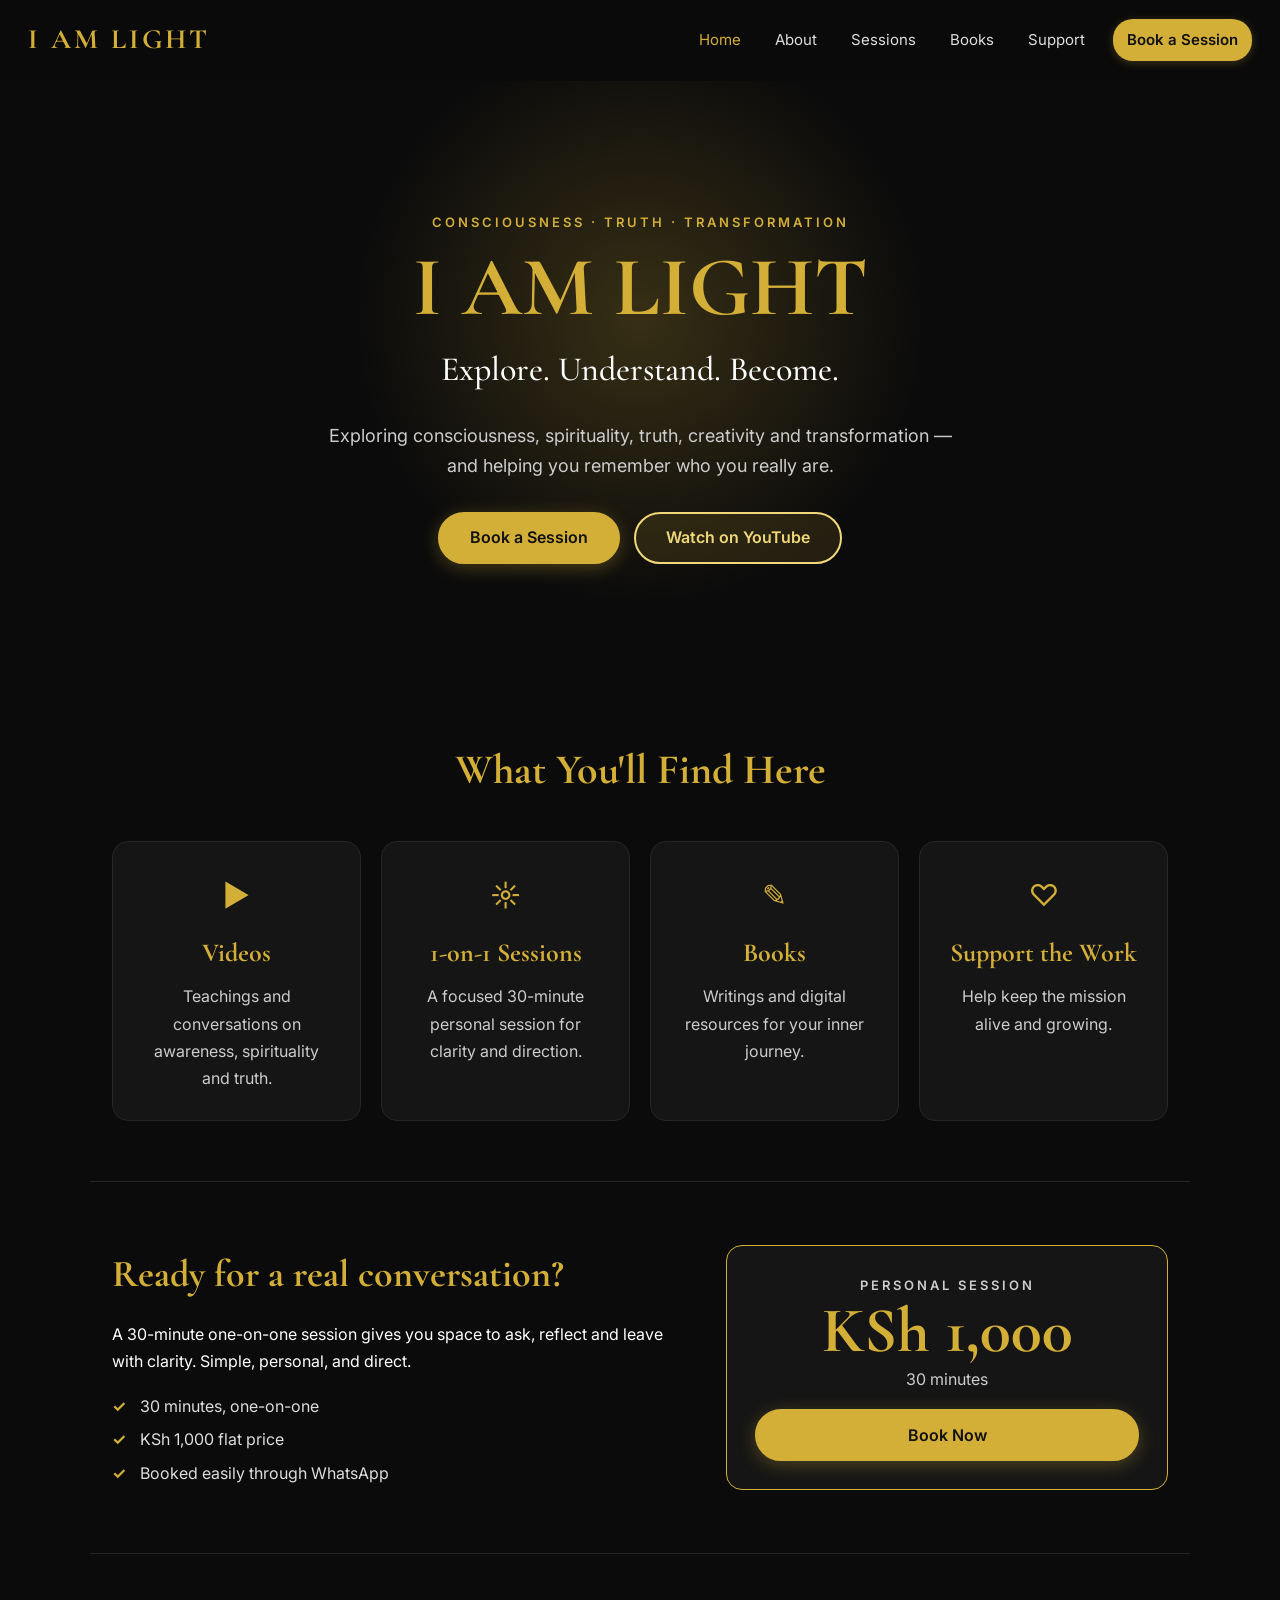
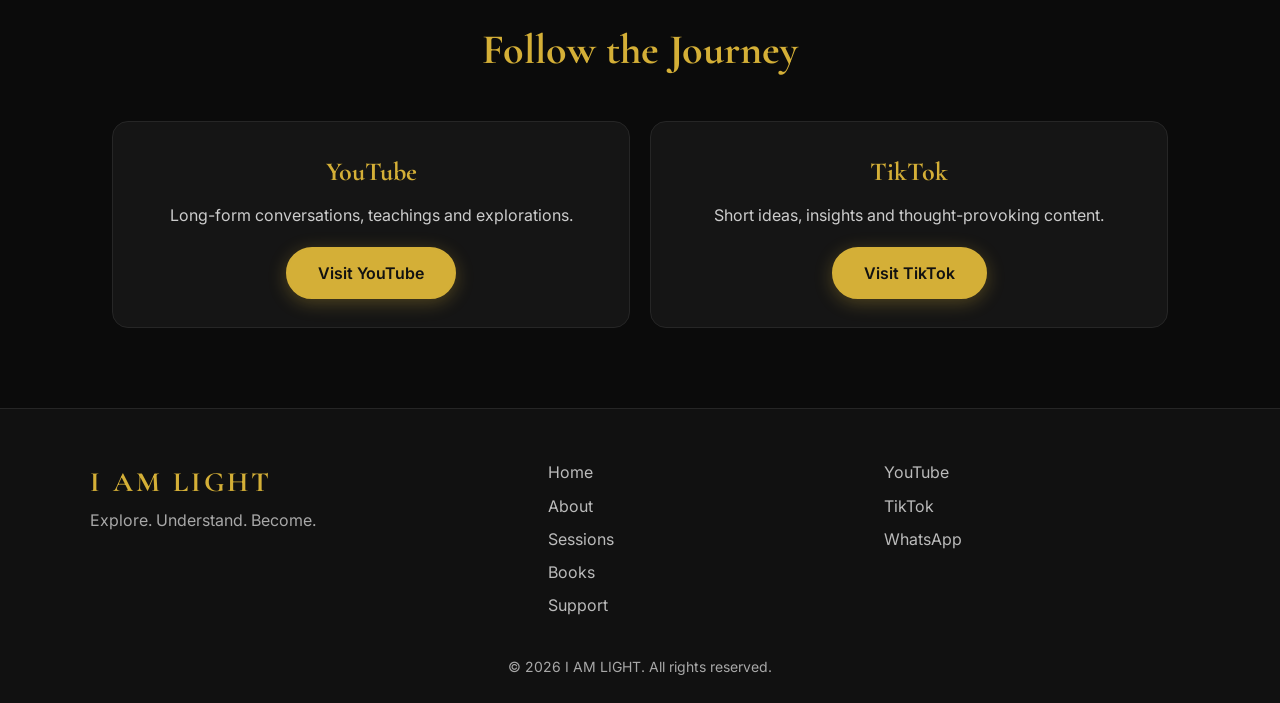
<file: index.html>
<!DOCTYPE html>
<html lang="en">
<head>
<meta charset="UTF-8">
<meta name="viewport" content="width=device-width, initial-scale=1">
<title>I AM LIGHT | Explore. Understand. Become.</title>
<meta name="description" content="Exploring consciousness, spirituality, truth, creativity and transformation.">
<meta name="theme-color" content="#0b0b0b">
<meta property="og:title" content="I AM LIGHT | Explore. Understand. Become.">
<meta property="og:description" content="Exploring consciousness, spirituality, truth, creativity and transformation.">
<meta property="og:type" content="website">
<link rel="icon" href="data:image/svg+xml,%3Csvg xmlns='http://www.w3.org/2000/svg' viewBox='0 0 64 64'%3E%3Ccircle cx='32' cy='32' r='30' fill='%230b0b0b'/%3E%3Ccircle cx='32' cy='32' r='12' fill='%23d4af37'/%3E%3C/svg%3E">
<link rel="preconnect" href="https://fonts.googleapis.com">
<link rel="preconnect" href="https://fonts.gstatic.com" crossorigin>
<link href="https://fonts.googleapis.com/css2?family=Cormorant+Garamond:wght@500;600;700&family=Inter:wght@400;500;600&display=swap" rel="stylesheet">
<link rel="stylesheet" href="style.css">
</head>
<body>
<a class="skip" href="#main">Skip to content</a>
<header class="navbar" id="navbar">
  <a class="logo" href="index.html">I AM LIGHT</a>
  <button class="menu-btn" id="menuBtn" aria-label="Toggle menu" aria-expanded="false" aria-controls="navLinks"><span></span><span></span><span></span></button>
  <nav class="nav-links" id="navLinks"><a href="index.html" class="active">Home</a><a href="about.html">About</a><a href="sessions.html">Sessions</a><a href="books.html">Books</a><a href="support.html">Support</a><a class="nav-cta" href="sessions.html#book">Book a Session</a></nav>
</header>
<main id="main">

<section class="hero hero-main">
  <div class="glow"></div>
  <p class="eyebrow reveal">Consciousness &middot; Truth &middot; Transformation</p>
  <h1 class="reveal">I AM LIGHT</h1>
  <h2 class="reveal">Explore. Understand. Become.</h2>
  <p class="lead reveal">Exploring consciousness, spirituality, truth, creativity and transformation &mdash; and helping you remember who you really are.</p>
  <div class="hero-buttons reveal">
    <a class="primary" href="sessions.html#book">Book a Session</a>
    <a class="secondary" href="https://youtube.com/@iamlightofficial" target="_blank" rel="noopener">Watch on YouTube</a>
  </div>
</section>

<section class="wrap">
  <h2 class="section-title reveal">What You'll Find Here</h2>
  <div class="grid">
    <a class="card tile reveal" href="https://youtube.com/@iamlightofficial" target="_blank" rel="noopener"><div class="icon">&#9654;</div><h3>Videos</h3><p>Teachings and conversations on awareness, spirituality and truth.</p></a>
    <a class="card tile reveal" href="sessions.html"><div class="icon">&#9788;</div><h3>1-on-1 Sessions</h3><p>A focused 30-minute personal session for clarity and direction.</p></a>
    <a class="card tile reveal" href="books.html"><div class="icon">&#9998;</div><h3>Books</h3><p>Writings and digital resources for your inner journey.</p></a>
    <a class="card tile reveal" href="support.html"><div class="icon">&#9825;</div><h3>Support the Work</h3><p>Help keep the mission alive and growing.</p></a>
  </div>
</section>

<section class="wrap band">
  <div class="split">
    <div class="reveal">
      <h2 class="left">Ready for a real conversation?</h2>
      <p>A 30-minute one-on-one session gives you space to ask, reflect and leave with clarity. Simple, personal, and direct.</p>
      <ul class="ticks"><li>30 minutes, one-on-one</li><li>KSh 1,000 flat price</li><li>Booked easily through WhatsApp</li></ul>
    </div>
    <div class="card price-card reveal">
      <p class="eyebrow">Personal Session</p>
      <div class="price">KSh 1,000</div>
      <p class="muted">30 minutes</p>
      <a class="primary block" href="sessions.html#book">Book Now</a>
    </div>
  </div>
</section>

<section class="wrap">
  <h2 class="section-title reveal">Follow the Journey</h2>
  <div class="grid">
    <div class="card reveal"><h3>YouTube</h3><p>Long-form conversations, teachings and explorations.</p><a class="primary" href="https://youtube.com/@iamlightofficial" target="_blank" rel="noopener">Visit YouTube</a></div>
    <div class="card reveal"><h3>TikTok</h3><p>Short ideas, insights and thought-provoking content.</p><a class="primary" href="https://www.tiktok.com/@iamlightofficial?_r=1&amp;_t=ZS-9AqM81KRkrm" target="_blank" rel="noopener">Visit TikTok</a></div>
  </div>
</section>

</main>
<footer>
  <div class="footer-grid">
    <div><div class="logo">I AM LIGHT</div><p>Explore. Understand. Become.</p></div>
    <div class="footer-links"><a href="index.html" class="active">Home</a><a href="about.html">About</a><a href="sessions.html">Sessions</a><a href="books.html">Books</a><a href="support.html">Support</a></div>
    <div class="footer-links">
      <a href="https://youtube.com/@iamlightofficial" target="_blank" rel="noopener">YouTube</a>
      <a href="https://www.tiktok.com/@iamlightofficial?_r=1&amp;_t=ZS-9AqM81KRkrm" target="_blank" rel="noopener">TikTok</a>
      <a href="https://wa.me/254745130626" target="_blank" rel="noopener">WhatsApp</a>
    </div>
  </div>
  <p class="copy">&copy; <span id="year">2026</span> I AM LIGHT. All rights reserved.</p>
</footer>
<button class="to-top" id="toTop" aria-label="Back to top">&uarr;</button>
<script src="script.js"></script>
</body>
</html>
</file>
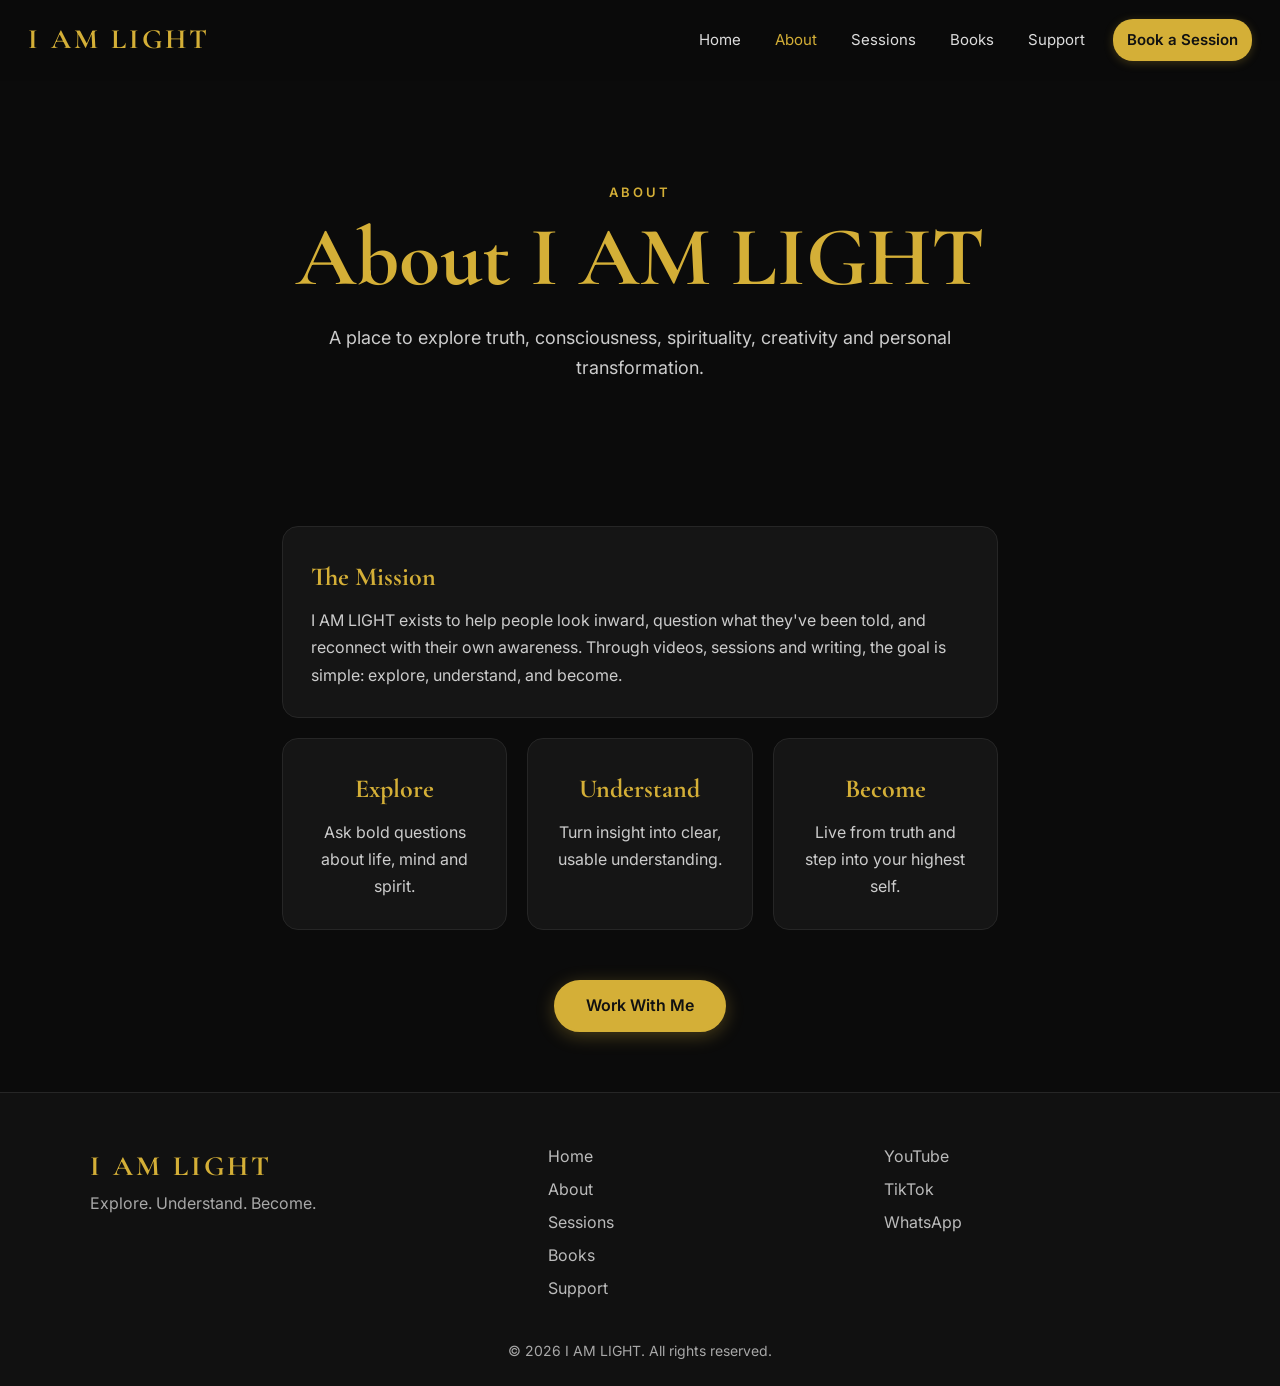
<file: about.html>
<!DOCTYPE html>
<html lang="en">
<head>
<meta charset="UTF-8">
<meta name="viewport" content="width=device-width, initial-scale=1">
<title>About | I AM LIGHT</title>
<meta name="description" content="A place to explore truth, consciousness, spirituality, creativity and personal transformation.">
<meta name="theme-color" content="#0b0b0b">
<meta property="og:title" content="About | I AM LIGHT">
<meta property="og:description" content="A place to explore truth, consciousness, spirituality, creativity and personal transformation.">
<meta property="og:type" content="website">
<link rel="icon" href="data:image/svg+xml,%3Csvg xmlns='http://www.w3.org/2000/svg' viewBox='0 0 64 64'%3E%3Ccircle cx='32' cy='32' r='30' fill='%230b0b0b'/%3E%3Ccircle cx='32' cy='32' r='12' fill='%23d4af37'/%3E%3C/svg%3E">
<link rel="preconnect" href="https://fonts.googleapis.com">
<link rel="preconnect" href="https://fonts.gstatic.com" crossorigin>
<link href="https://fonts.googleapis.com/css2?family=Cormorant+Garamond:wght@500;600;700&family=Inter:wght@400;500;600&display=swap" rel="stylesheet">
<link rel="stylesheet" href="style.css">
</head>
<body>
<a class="skip" href="#main">Skip to content</a>
<header class="navbar" id="navbar">
  <a class="logo" href="index.html">I AM LIGHT</a>
  <button class="menu-btn" id="menuBtn" aria-label="Toggle menu" aria-expanded="false" aria-controls="navLinks"><span></span><span></span><span></span></button>
  <nav class="nav-links" id="navLinks"><a href="index.html">Home</a><a href="about.html" class="active">About</a><a href="sessions.html">Sessions</a><a href="books.html">Books</a><a href="support.html">Support</a><a class="nav-cta" href="sessions.html#book">Book a Session</a></nav>
</header>
<main id="main">

<section class="hero">
  <p class="eyebrow reveal">About</p>
  <h1 class="reveal">About I AM LIGHT</h1>
  <p class="lead reveal">A place to explore truth, consciousness, spirituality, creativity and personal transformation.</p>
</section>
<section class="wrap narrow">
  <div class="card left-text reveal"><h3>The Mission</h3><p>I AM LIGHT exists to help people look inward, question what they've been told, and reconnect with their own awareness. Through videos, sessions and writing, the goal is simple: explore, understand, and become.</p></div>
  <div class="grid three">
    <div class="card reveal"><h3>Explore</h3><p>Ask bold questions about life, mind and spirit.</p></div>
    <div class="card reveal"><h3>Understand</h3><p>Turn insight into clear, usable understanding.</p></div>
    <div class="card reveal"><h3>Become</h3><p>Live from truth and step into your highest self.</p></div>
  </div>
  <div class="center reveal"><a class="primary" href="sessions.html#book">Work With Me</a></div>
</section>

</main>
<footer>
  <div class="footer-grid">
    <div><div class="logo">I AM LIGHT</div><p>Explore. Understand. Become.</p></div>
    <div class="footer-links"><a href="index.html">Home</a><a href="about.html" class="active">About</a><a href="sessions.html">Sessions</a><a href="books.html">Books</a><a href="support.html">Support</a></div>
    <div class="footer-links">
      <a href="https://youtube.com/@iamlightofficial" target="_blank" rel="noopener">YouTube</a>
      <a href="https://www.tiktok.com/@iamlightofficial?_r=1&amp;_t=ZS-9AqM81KRkrm" target="_blank" rel="noopener">TikTok</a>
      <a href="https://wa.me/254745130626" target="_blank" rel="noopener">WhatsApp</a>
    </div>
  </div>
  <p class="copy">&copy; <span id="year">2026</span> I AM LIGHT. All rights reserved.</p>
</footer>
<button class="to-top" id="toTop" aria-label="Back to top">&uarr;</button>
<script src="script.js"></script>
</body>
</html>
</file>
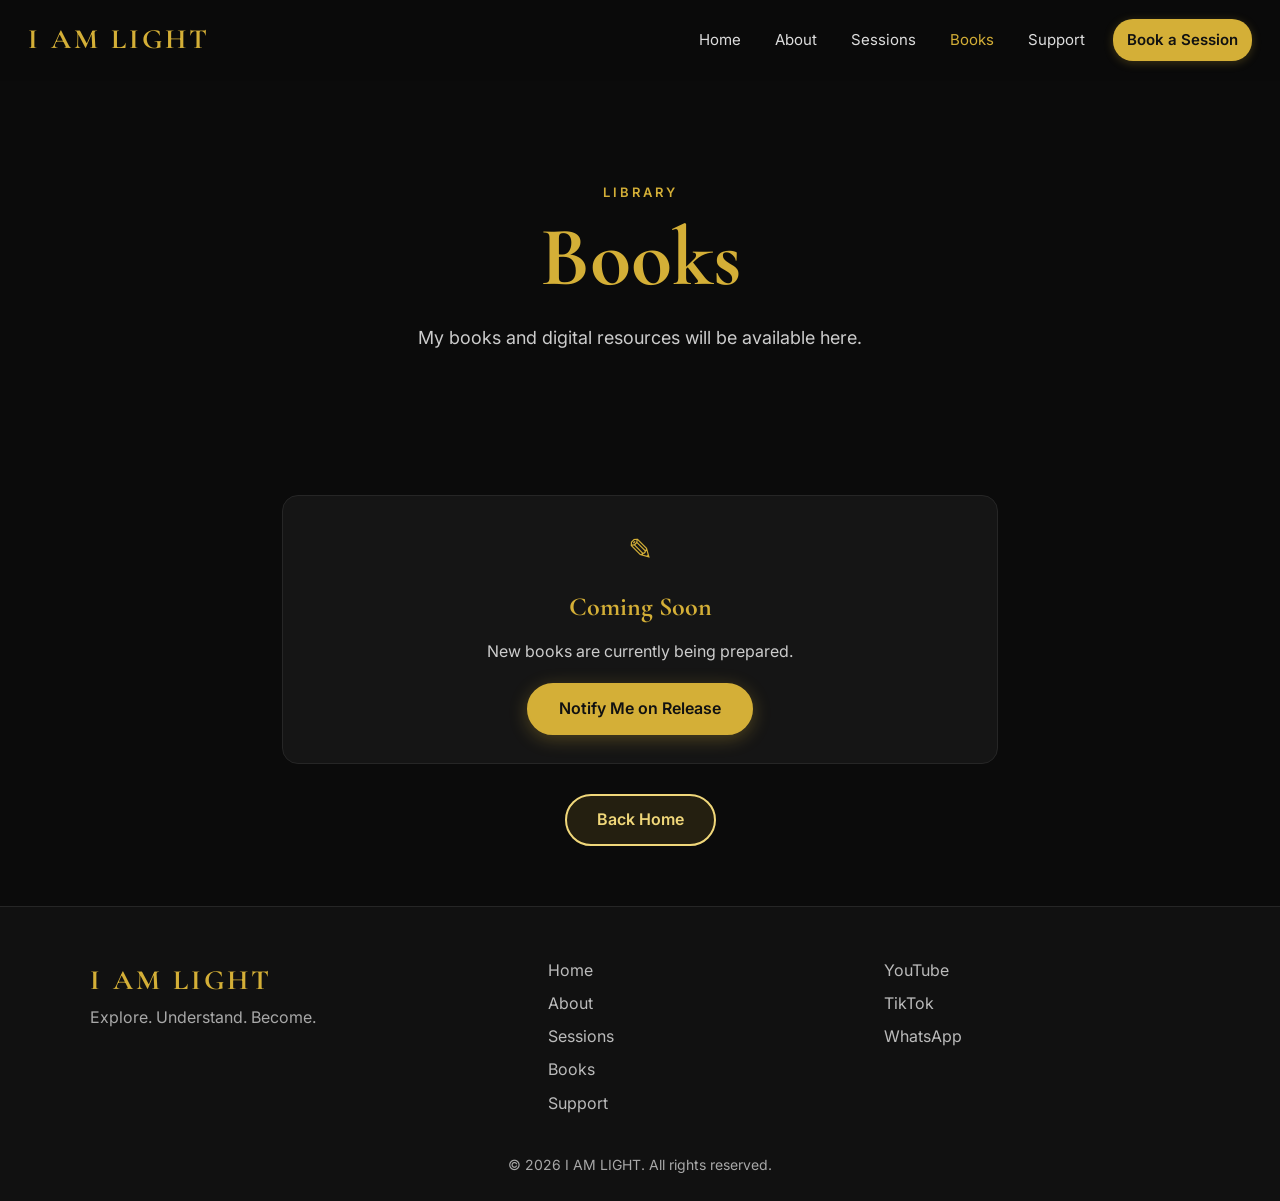
<file: books.html>
<!DOCTYPE html>
<html lang="en">
<head>
<meta charset="UTF-8">
<meta name="viewport" content="width=device-width, initial-scale=1">
<title>Books | I AM LIGHT</title>
<meta name="description" content="Books and digital resources from I AM LIGHT, coming soon.">
<meta name="theme-color" content="#0b0b0b">
<meta property="og:title" content="Books | I AM LIGHT">
<meta property="og:description" content="Books and digital resources from I AM LIGHT, coming soon.">
<meta property="og:type" content="website">
<link rel="icon" href="data:image/svg+xml,%3Csvg xmlns='http://www.w3.org/2000/svg' viewBox='0 0 64 64'%3E%3Ccircle cx='32' cy='32' r='30' fill='%230b0b0b'/%3E%3Ccircle cx='32' cy='32' r='12' fill='%23d4af37'/%3E%3C/svg%3E">
<link rel="preconnect" href="https://fonts.googleapis.com">
<link rel="preconnect" href="https://fonts.gstatic.com" crossorigin>
<link href="https://fonts.googleapis.com/css2?family=Cormorant+Garamond:wght@500;600;700&family=Inter:wght@400;500;600&display=swap" rel="stylesheet">
<link rel="stylesheet" href="style.css">
</head>
<body>
<a class="skip" href="#main">Skip to content</a>
<header class="navbar" id="navbar">
  <a class="logo" href="index.html">I AM LIGHT</a>
  <button class="menu-btn" id="menuBtn" aria-label="Toggle menu" aria-expanded="false" aria-controls="navLinks"><span></span><span></span><span></span></button>
  <nav class="nav-links" id="navLinks"><a href="index.html">Home</a><a href="about.html">About</a><a href="sessions.html">Sessions</a><a href="books.html" class="active">Books</a><a href="support.html">Support</a><a class="nav-cta" href="sessions.html#book">Book a Session</a></nav>
</header>
<main id="main">

<section class="hero">
  <p class="eyebrow reveal">Library</p>
  <h1 class="reveal">Books</h1>
  <p class="lead reveal">My books and digital resources will be available here.</p>
</section>
<section class="wrap narrow">
  <div class="card reveal"><div class="icon">&#9998;</div><h3>Coming Soon</h3><p>New books are currently being prepared.</p>
  <a class="primary" href="https://wa.me/254745130626?text=Hello%2C%20please%20notify%20me%20when%20your%20books%20are%20released." target="_blank" rel="noopener">Notify Me on Release</a></div>
  <div class="center reveal"><a class="secondary" href="index.html">Back Home</a></div>
</section>

</main>
<footer>
  <div class="footer-grid">
    <div><div class="logo">I AM LIGHT</div><p>Explore. Understand. Become.</p></div>
    <div class="footer-links"><a href="index.html">Home</a><a href="about.html">About</a><a href="sessions.html">Sessions</a><a href="books.html" class="active">Books</a><a href="support.html">Support</a></div>
    <div class="footer-links">
      <a href="https://youtube.com/@iamlightofficial" target="_blank" rel="noopener">YouTube</a>
      <a href="https://www.tiktok.com/@iamlightofficial?_r=1&amp;_t=ZS-9AqM81KRkrm" target="_blank" rel="noopener">TikTok</a>
      <a href="https://wa.me/254745130626" target="_blank" rel="noopener">WhatsApp</a>
    </div>
  </div>
  <p class="copy">&copy; <span id="year">2026</span> I AM LIGHT. All rights reserved.</p>
</footer>
<button class="to-top" id="toTop" aria-label="Back to top">&uarr;</button>
<script src="script.js"></script>
</body>
</html>
</file>
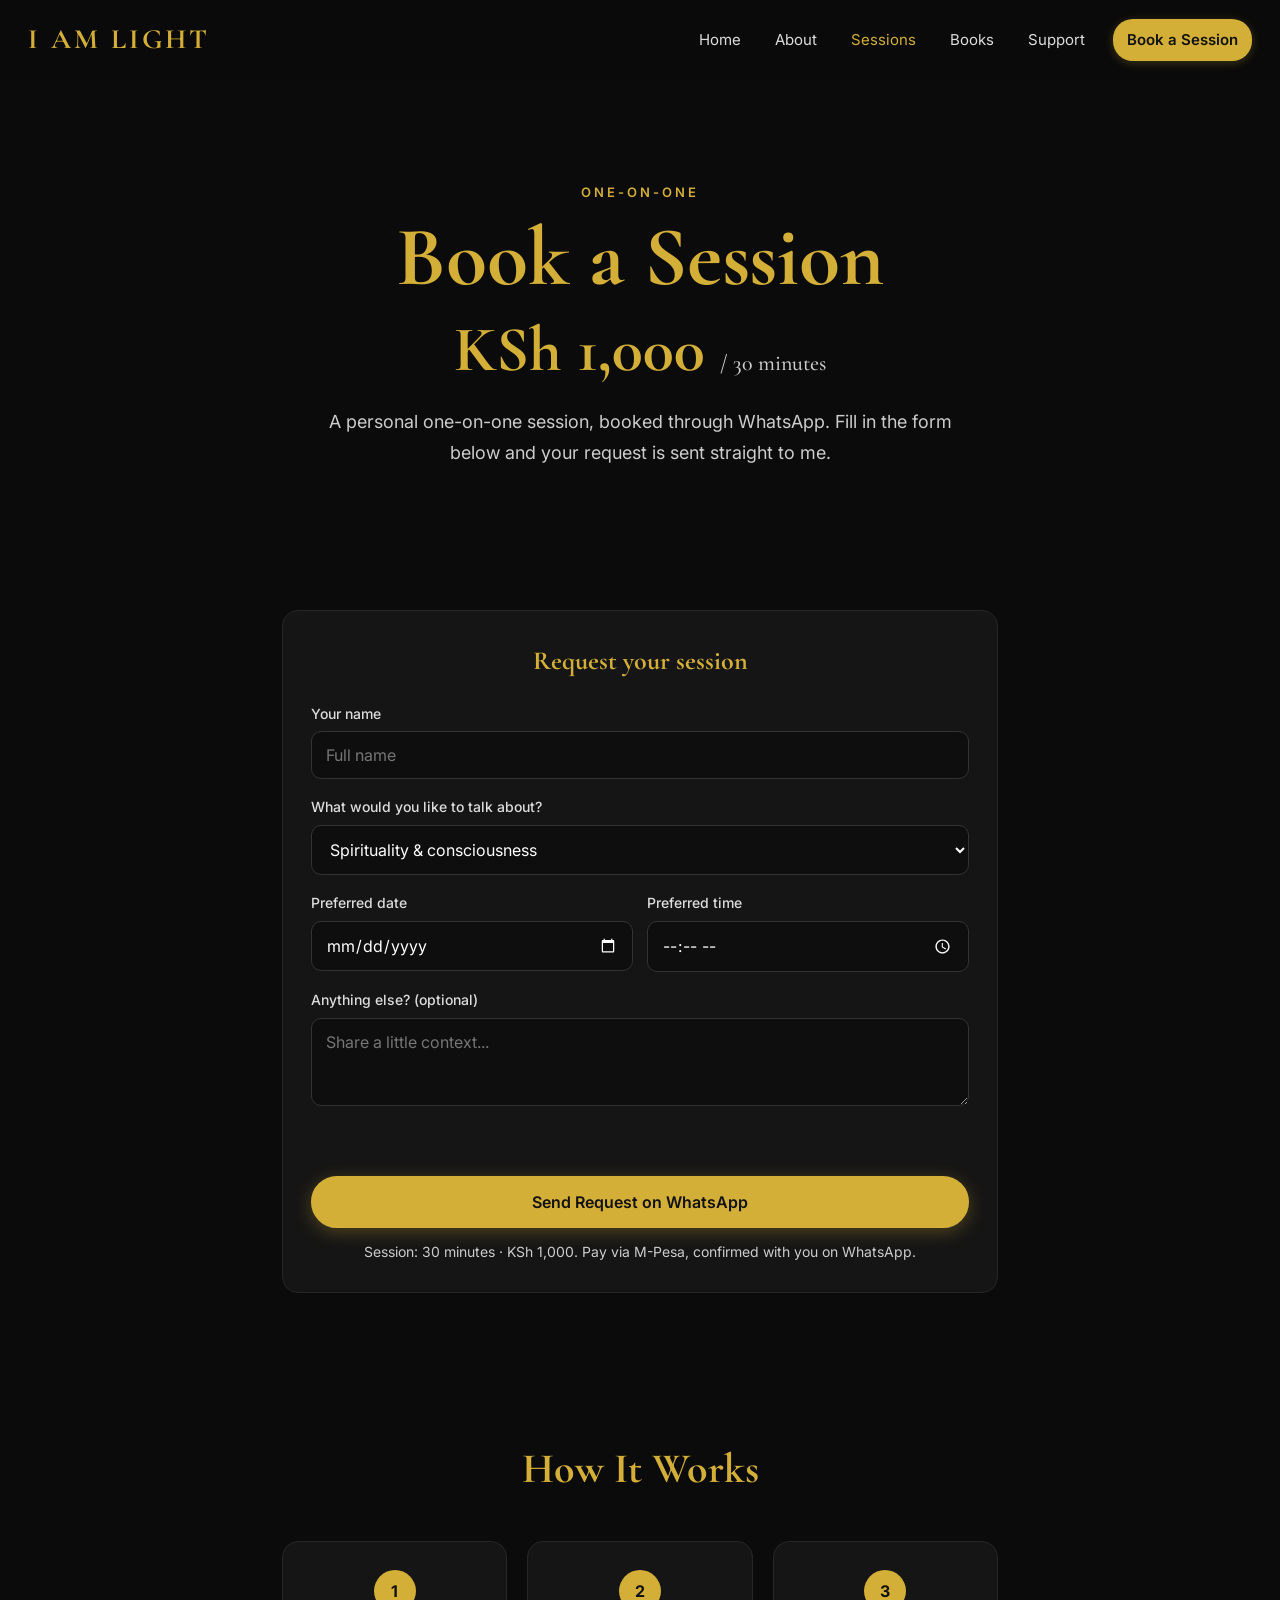
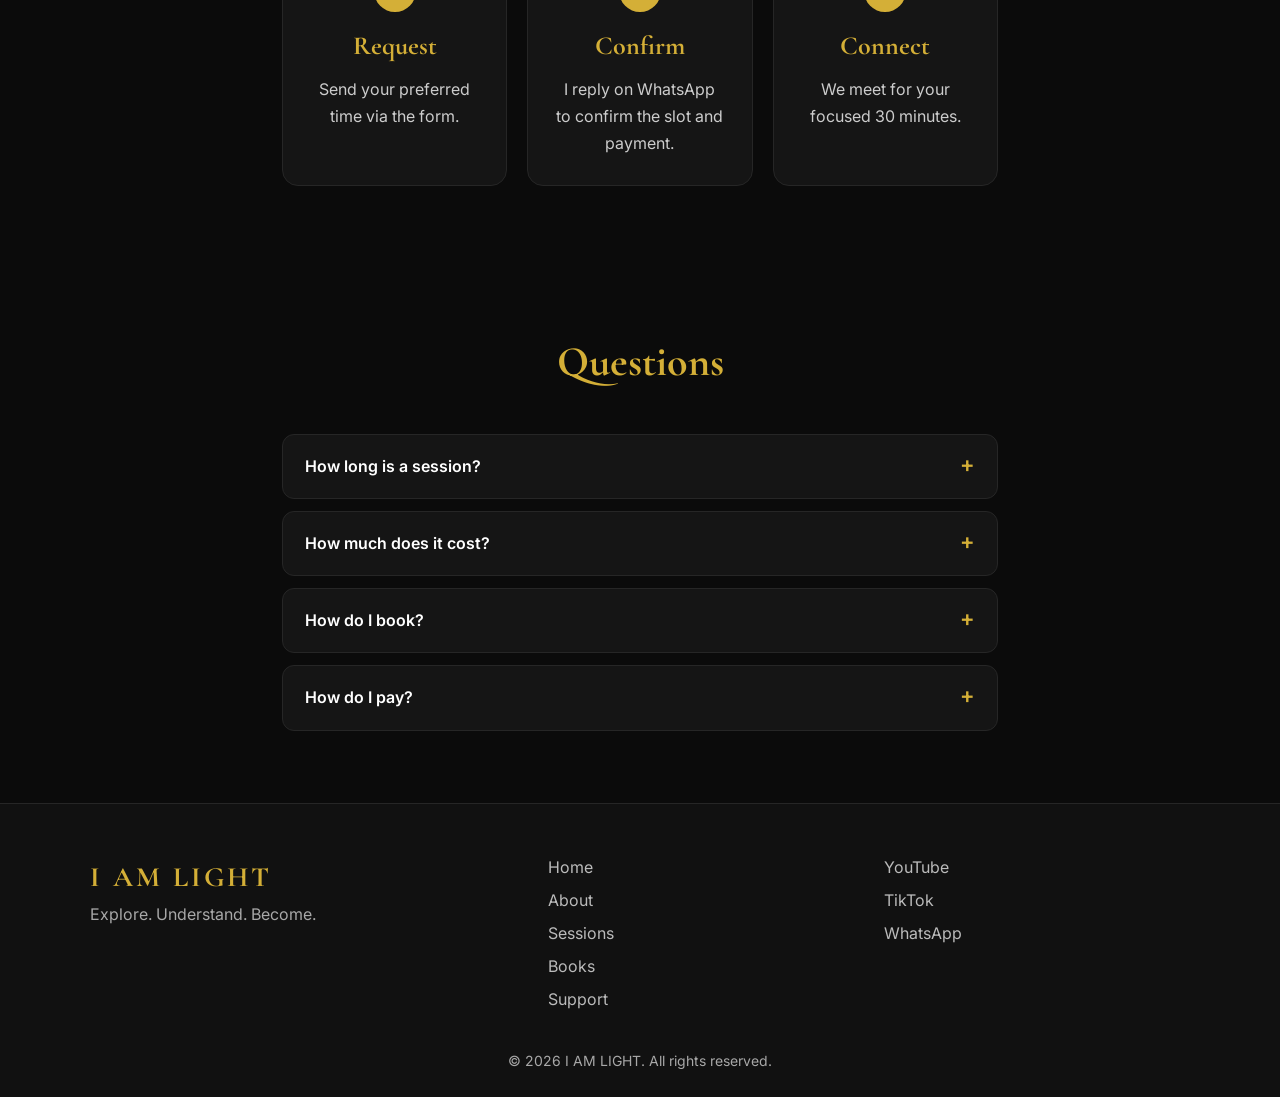
<file: sessions.html>
<!DOCTYPE html>
<html lang="en">
<head>
<meta charset="UTF-8">
<meta name="viewport" content="width=device-width, initial-scale=1">
<title>Book a Session | I AM LIGHT</title>
<meta name="description" content="Book a 30-minute one-on-one session for KSh 1,000 via WhatsApp.">
<meta name="theme-color" content="#0b0b0b">
<meta property="og:title" content="Book a Session | I AM LIGHT">
<meta property="og:description" content="Book a 30-minute one-on-one session for KSh 1,000 via WhatsApp.">
<meta property="og:type" content="website">
<link rel="icon" href="data:image/svg+xml,%3Csvg xmlns='http://www.w3.org/2000/svg' viewBox='0 0 64 64'%3E%3Ccircle cx='32' cy='32' r='30' fill='%230b0b0b'/%3E%3Ccircle cx='32' cy='32' r='12' fill='%23d4af37'/%3E%3C/svg%3E">
<link rel="preconnect" href="https://fonts.googleapis.com">
<link rel="preconnect" href="https://fonts.gstatic.com" crossorigin>
<link href="https://fonts.googleapis.com/css2?family=Cormorant+Garamond:wght@500;600;700&family=Inter:wght@400;500;600&display=swap" rel="stylesheet">
<link rel="stylesheet" href="style.css">
</head>
<body>
<a class="skip" href="#main">Skip to content</a>
<header class="navbar" id="navbar">
  <a class="logo" href="index.html">I AM LIGHT</a>
  <button class="menu-btn" id="menuBtn" aria-label="Toggle menu" aria-expanded="false" aria-controls="navLinks"><span></span><span></span><span></span></button>
  <nav class="nav-links" id="navLinks"><a href="index.html">Home</a><a href="about.html">About</a><a href="sessions.html" class="active">Sessions</a><a href="books.html">Books</a><a href="support.html">Support</a><a class="nav-cta" href="sessions.html#book">Book a Session</a></nav>
</header>
<main id="main">

<section class="hero">
  <p class="eyebrow reveal">One-on-One</p>
  <h1 class="reveal">Book a Session</h1>
  <div class="price reveal">KSh 1,000 <span>/ 30 minutes</span></div>
  <p class="lead reveal">A personal one-on-one session, booked through WhatsApp. Fill in the form below and your request is sent straight to me.</p>
</section>

<section class="wrap narrow" id="book">
  <div class="card form-card reveal">
    <h3>Request your session</h3>
    <form id="bookForm" novalidate>
      <label>Your name<input type="text" id="bName" placeholder="Full name" required></label>
      <label>What would you like to talk about?
        <select id="bTopic">
          <option>Spirituality &amp; consciousness</option>
          <option>Personal transformation</option>
          <option>Purpose &amp; direction</option>
          <option>Creativity</option>
          <option>Something else</option>
        </select>
      </label>
      <div class="row">
        <label>Preferred date<input type="date" id="bDate"></label>
        <label>Preferred time<input type="time" id="bTime"></label>
      </div>
      <label>Anything else? (optional)<textarea id="bNote" rows="3" placeholder="Share a little context..."></textarea></label>
      <p class="form-error" id="bError" role="alert"></p>
      <button type="submit" class="primary block">Send Request on WhatsApp</button>
      <p class="muted small">Session: 30 minutes &middot; KSh 1,000. Pay via M-Pesa, confirmed with you on WhatsApp.</p>
    </form>
  </div>
</section>

<section class="wrap narrow">
  <h2 class="section-title reveal">How It Works</h2>
  <div class="grid three steps">
    <div class="card reveal"><div class="num">1</div><h3>Request</h3><p>Send your preferred time via the form.</p></div>
    <div class="card reveal"><div class="num">2</div><h3>Confirm</h3><p>I reply on WhatsApp to confirm the slot and payment.</p></div>
    <div class="card reveal"><div class="num">3</div><h3>Connect</h3><p>We meet for your focused 30 minutes.</p></div>
  </div>
</section>

<section class="wrap narrow">
  <h2 class="section-title reveal">Questions</h2>
  <details class="faq reveal"><summary>How long is a session?</summary><p>30 minutes, one-on-one.</p></details>
  <details class="faq reveal"><summary>How much does it cost?</summary><p>KSh 1,000 per session.</p></details>
  <details class="faq reveal"><summary>How do I book?</summary><p>Use the form above. It opens WhatsApp with your details filled in &mdash; just press send.</p></details>
  <details class="faq reveal"><summary>How do I pay?</summary><p>Via M-Pesa. Payment details are shared with you on WhatsApp when we confirm your time.</p></details>
</section>

</main>
<footer>
  <div class="footer-grid">
    <div><div class="logo">I AM LIGHT</div><p>Explore. Understand. Become.</p></div>
    <div class="footer-links"><a href="index.html">Home</a><a href="about.html">About</a><a href="sessions.html" class="active">Sessions</a><a href="books.html">Books</a><a href="support.html">Support</a></div>
    <div class="footer-links">
      <a href="https://youtube.com/@iamlightofficial" target="_blank" rel="noopener">YouTube</a>
      <a href="https://www.tiktok.com/@iamlightofficial?_r=1&amp;_t=ZS-9AqM81KRkrm" target="_blank" rel="noopener">TikTok</a>
      <a href="https://wa.me/254745130626" target="_blank" rel="noopener">WhatsApp</a>
    </div>
  </div>
  <p class="copy">&copy; <span id="year">2026</span> I AM LIGHT. All rights reserved.</p>
</footer>
<button class="to-top" id="toTop" aria-label="Back to top">&uarr;</button>
<script src="script.js"></script>
</body>
</html>
</file>
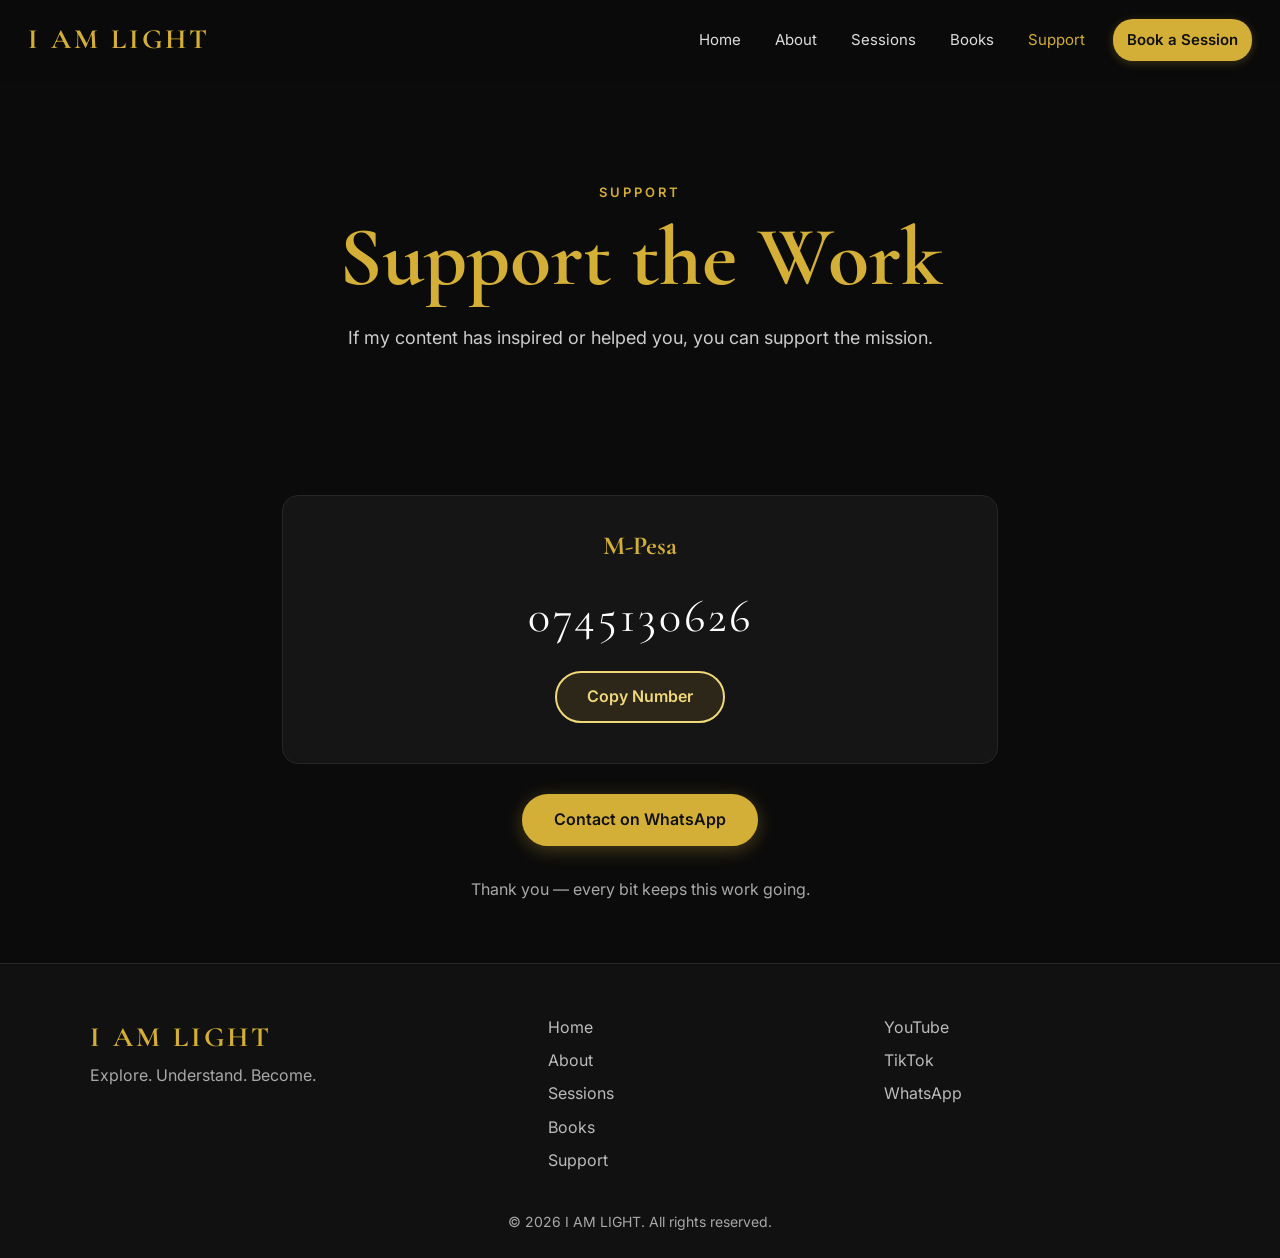
<file: support.html>
<!DOCTYPE html>
<html lang="en">
<head>
<meta charset="UTF-8">
<meta name="viewport" content="width=device-width, initial-scale=1">
<title>Support the Work | I AM LIGHT</title>
<meta name="description" content="Support the I AM LIGHT mission via M-Pesa.">
<meta name="theme-color" content="#0b0b0b">
<meta property="og:title" content="Support the Work | I AM LIGHT">
<meta property="og:description" content="Support the I AM LIGHT mission via M-Pesa.">
<meta property="og:type" content="website">
<link rel="icon" href="data:image/svg+xml,%3Csvg xmlns='http://www.w3.org/2000/svg' viewBox='0 0 64 64'%3E%3Ccircle cx='32' cy='32' r='30' fill='%230b0b0b'/%3E%3Ccircle cx='32' cy='32' r='12' fill='%23d4af37'/%3E%3C/svg%3E">
<link rel="preconnect" href="https://fonts.googleapis.com">
<link rel="preconnect" href="https://fonts.gstatic.com" crossorigin>
<link href="https://fonts.googleapis.com/css2?family=Cormorant+Garamond:wght@500;600;700&family=Inter:wght@400;500;600&display=swap" rel="stylesheet">
<link rel="stylesheet" href="style.css">
</head>
<body>
<a class="skip" href="#main">Skip to content</a>
<header class="navbar" id="navbar">
  <a class="logo" href="index.html">I AM LIGHT</a>
  <button class="menu-btn" id="menuBtn" aria-label="Toggle menu" aria-expanded="false" aria-controls="navLinks"><span></span><span></span><span></span></button>
  <nav class="nav-links" id="navLinks"><a href="index.html">Home</a><a href="about.html">About</a><a href="sessions.html">Sessions</a><a href="books.html">Books</a><a href="support.html" class="active">Support</a><a class="nav-cta" href="sessions.html#book">Book a Session</a></nav>
</header>
<main id="main">

<section class="hero">
  <p class="eyebrow reveal">Support</p>
  <h1 class="reveal">Support the Work</h1>
  <p class="lead reveal">If my content has inspired or helped you, you can support the mission.</p>
</section>
<section class="wrap narrow">
  <div class="card reveal">
    <h3>M-Pesa</h3>
    <div class="mpesa" id="mpesaNum">0745130626</div>
    <button class="secondary" id="copyBtn" type="button">Copy Number</button>
    <p class="muted small" id="copyMsg" aria-live="polite"></p>
  </div>
  <div class="center reveal"><a class="primary" href="https://wa.me/254745130626?text=Hello%20I%20would%20like%20to%20support%20your%20work." target="_blank" rel="noopener">Contact on WhatsApp</a></div>
  <p class="center muted reveal">Thank you &mdash; every bit keeps this work going.</p>
</section>

</main>
<footer>
  <div class="footer-grid">
    <div><div class="logo">I AM LIGHT</div><p>Explore. Understand. Become.</p></div>
    <div class="footer-links"><a href="index.html">Home</a><a href="about.html">About</a><a href="sessions.html">Sessions</a><a href="books.html">Books</a><a href="support.html" class="active">Support</a></div>
    <div class="footer-links">
      <a href="https://youtube.com/@iamlightofficial" target="_blank" rel="noopener">YouTube</a>
      <a href="https://www.tiktok.com/@iamlightofficial?_r=1&amp;_t=ZS-9AqM81KRkrm" target="_blank" rel="noopener">TikTok</a>
      <a href="https://wa.me/254745130626" target="_blank" rel="noopener">WhatsApp</a>
    </div>
  </div>
  <p class="copy">&copy; <span id="year">2026</span> I AM LIGHT. All rights reserved.</p>
</footer>
<button class="to-top" id="toTop" aria-label="Back to top">&uarr;</button>
<script src="script.js"></script>
</body>
</html>
</file>
<file: style.css>
/* ---------- Tokens ---------- */
:root{
  --bg:#0b0b0b;
  --bg2:#111;
  --card:#151515;
  --line:#262626;
  --gold:#d4af37;
  --gold2:#f0d77a;
  --text:#fff;
  --muted:#a8a8a8;
  --radius:16px;
  --serif:"Cormorant Garamond",Georgia,serif;
  --sans:Inter,Arial,Helvetica,sans-serif;
}

*{margin:0;padding:0;box-sizing:border-box}
html{scroll-behavior:smooth}
body{font-family:var(--sans);background:var(--bg);color:var(--text);line-height:1.7;-webkit-font-smoothing:antialiased}
img{max-width:100%}
a{color:inherit}
.skip{position:absolute;left:-999px;top:0;background:var(--gold);color:#111;padding:10px 16px;z-index:200}
.skip:focus{left:10px;top:10px}
:focus-visible{outline:2px solid var(--gold);outline-offset:3px}

/* ---------- Navigation ---------- */
.navbar{
  display:flex;justify-content:space-between;align-items:center;
  padding:16px 28px;position:sticky;top:0;z-index:100;
  background:rgba(11,11,11,.85);backdrop-filter:blur(12px);-webkit-backdrop-filter:blur(12px);
  border-bottom:1px solid transparent;transition:border-color .3s, padding .3s;
}
.navbar.scrolled{border-bottom-color:var(--line);padding:12px 28px}
.logo{font-family:var(--serif);color:var(--gold);font-size:28px;font-weight:700;letter-spacing:3px;text-decoration:none}
.nav-links{display:flex;align-items:center;gap:6px}
.nav-links a{color:#ddd;text-decoration:none;font-size:15px;padding:8px 14px;border-radius:20px;transition:.2s}
.nav-links a:hover,.nav-links a.active{color:var(--gold)}
.nav-links a.nav-cta{background:var(--gold);color:#111;font-weight:600;margin-left:8px}
.nav-links a.nav-cta:hover{background:var(--gold2);color:#111}
.menu-btn{display:none;background:none;border:0;cursor:pointer;width:42px;height:42px;flex-direction:column;justify-content:center;align-items:center;gap:6px}
.menu-btn span{display:block;width:24px;height:2px;background:var(--gold);transition:.3s}
.menu-btn.open span:nth-child(1){transform:translateY(8px) rotate(45deg)}
.menu-btn.open span:nth-child(2){opacity:0}
.menu-btn.open span:nth-child(3){transform:translateY(-8px) rotate(-45deg)}

/* ---------- Hero ---------- */
.hero{text-align:center;padding:100px 24px 60px;position:relative;overflow:hidden}
.hero-main{padding:130px 24px 110px}
.glow{position:absolute;left:50%;top:40%;width:620px;height:620px;max-width:140vw;transform:translate(-50%,-50%);
  background:radial-gradient(circle,rgba(212,175,55,.22),rgba(212,175,55,0) 65%);pointer-events:none;animation:pulse 6s ease-in-out infinite}
@keyframes pulse{0%,100%{opacity:.7;transform:translate(-50%,-50%) scale(1)}50%{opacity:1;transform:translate(-50%,-50%) scale(1.08)}}
.eyebrow{color:var(--gold);text-transform:uppercase;letter-spacing:3px;font-size:13px;font-weight:600}
.hero h1{font-family:var(--serif);font-size:clamp(44px,9vw,84px);line-height:1.05;color:var(--gold);margin:10px 0;position:relative}
.hero h2{font-family:var(--serif);font-size:clamp(24px,4vw,34px);font-weight:500;position:relative}
.lead{max-width:640px;margin:22px auto;color:#ccc;font-size:18px;position:relative}
.hero .price{margin:14px 0}
.hero-buttons{display:flex;justify-content:center;gap:14px;flex-wrap:wrap;margin-top:30px;position:relative}

/* ---------- Buttons ---------- */
.primary,.secondary{display:inline-block;padding:14px 30px;border-radius:30px;text-decoration:none;font-weight:600;font-size:16px;cursor:pointer;font-family:inherit;transition:.25s}
.primary{background:var(--gold);color:#111;border:2px solid var(--gold)}
.primary:hover{background:var(--gold2);border-color:var(--gold2);transform:translateY(-2px);box-shadow:0 8px 24px rgba(212,175,55,.25)}
.secondary{border:2px solid var(--gold);color:var(--gold);background:transparent}
.secondary:hover{background:var(--gold);color:#111;transform:translateY(-2px)}
.block{display:block;width:100%;text-align:center}

/* ---------- Sections ---------- */
.wrap{max-width:1100px;margin:auto;padding:60px 22px}
.narrow{max-width:760px}
.band{border-top:1px solid var(--line);border-bottom:1px solid var(--line)}
.section-title{font-family:var(--serif);text-align:center;font-size:clamp(30px,5vw,42px);color:var(--gold);margin-bottom:36px}
h2.left{font-family:var(--serif);font-size:clamp(28px,4vw,38px);color:var(--gold);margin-bottom:14px;text-align:left}
.center{text-align:center;margin-top:30px}
.muted{color:var(--muted)}
.small{font-size:14px;margin-top:12px}

/* ---------- Cards ---------- */
.grid{display:grid;grid-template-columns:repeat(auto-fit,minmax(230px,1fr));gap:20px}
.grid.three{grid-template-columns:repeat(auto-fit,minmax(200px,1fr));margin-top:20px}
.card{background:var(--card);border:1px solid var(--line);border-radius:var(--radius);padding:28px;text-align:center;margin-bottom:20px;transition:.3s}
.card h3{font-family:var(--serif);font-size:26px;color:var(--gold);margin-bottom:8px}
.card p{color:#ccc}
.card.left-text{text-align:left}
.tile{text-decoration:none;display:block;margin-bottom:0}
.tile:hover{transform:translateY(-6px);border-color:var(--gold);box-shadow:0 12px 30px rgba(212,175,55,.12)}
.icon{font-size:30px;color:var(--gold);margin-bottom:10px}
.card .primary{margin-top:18px}

.split{display:grid;grid-template-columns:1.3fr 1fr;gap:40px;align-items:center}
.ticks{list-style:none;margin-top:18px}
.ticks li{padding-left:28px;position:relative;margin-bottom:6px;color:#ddd}
.ticks li::before{content:"\2713";position:absolute;left:0;color:var(--gold);font-weight:700}
.price-card{border-color:var(--gold);margin:0}
.price{font-family:var(--serif);font-size:clamp(44px,10vw,64px);font-weight:700;color:var(--gold);line-height:1.1}
.price span{font-size:22px;color:#ccc;font-weight:500}
.price-card .primary{margin-top:16px}
.steps .num{width:42px;height:42px;line-height:42px;border-radius:50%;background:var(--gold);color:#111;font-weight:700;margin:0 auto 12px}

/* ---------- Forms ---------- */
.form-card{text-align:left}
.form-card h3{text-align:center;margin-bottom:18px}
label{display:block;font-size:14px;color:#ddd;margin-bottom:16px;font-weight:500}
input,select,textarea{width:100%;margin-top:6px;padding:13px 14px;background:#0e0e0e;border:1px solid #333;border-radius:10px;color:#fff;font-size:16px;font-family:inherit;color-scheme:dark}
input:focus,select:focus,textarea:focus{outline:none;border-color:var(--gold)}
.row{display:grid;grid-template-columns:1fr 1fr;gap:14px}
.form-error{color:#ff7b7b;min-height:22px;font-size:14px;margin-bottom:8px}
.form-card .muted{text-align:center}

/* ---------- FAQ ---------- */
.faq{background:var(--card);border:1px solid var(--line);border-radius:12px;padding:18px 22px;margin-bottom:12px}
.faq summary{cursor:pointer;font-weight:600;list-style:none;display:flex;justify-content:space-between;gap:10px}
.faq summary::-webkit-details-marker{display:none}
.faq summary::after{content:"+";color:var(--gold);font-size:22px;line-height:1}
.faq[open] summary::after{content:"\2212"}
.faq p{color:#ccc;margin-top:10px}

/* ---------- Support ---------- */
.mpesa{font-family:var(--serif);font-size:46px;color:#fff;letter-spacing:3px;margin:8px 0 16px}

/* ---------- Footer ---------- */
footer{border-top:1px solid var(--line);padding:50px 22px 24px;background:var(--bg2);color:var(--muted)}
.footer-grid{max-width:1100px;margin:auto;display:grid;grid-template-columns:1.4fr 1fr 1fr;gap:30px}
.footer-links{display:flex;flex-direction:column;gap:6px}
.footer-links a{text-decoration:none;color:#bbb}
.footer-links a:hover{color:var(--gold)}
.copy{text-align:center;margin-top:36px;font-size:14px}

/* ---------- Back to top ---------- */
.to-top{position:fixed;right:20px;bottom:20px;width:46px;height:46px;border-radius:50%;border:0;background:var(--gold);color:#111;font-size:20px;font-weight:700;cursor:pointer;opacity:0;pointer-events:none;transition:.3s;z-index:90}
.to-top.show{opacity:1;pointer-events:auto}

/* ---------- Reveal on scroll ---------- */
.js .reveal{opacity:0;transform:translateY(24px);transition:opacity .7s ease,transform .7s ease}
.js .reveal.in{opacity:1;transform:none}
@media (prefers-reduced-motion:reduce){
  .js .reveal{opacity:1;transform:none;transition:none}
  .glow{animation:none}
  html{scroll-behavior:auto}
}

/* ---------- Mobile ---------- */
@media(max-width:780px){
  .menu-btn{display:flex}
  .nav-links{position:absolute;top:100%;left:0;right:0;flex-direction:column;align-items:stretch;background:#0e0e0e;border-bottom:1px solid var(--line);padding:10px 20px 20px;gap:2px;display:none}
  .nav-links.open{display:flex}
  .nav-links a{padding:12px 10px}
  .nav-links a.nav-cta{margin:8px 0 0;text-align:center}
  .split{grid-template-columns:1fr}
  .footer-grid{grid-template-columns:1fr}
  .row{grid-template-columns:1fr}
  .hero{padding:70px 20px 40px}
  .hero-main{padding:90px 20px 70px}
}


/* ======================================================
   Mobile + button improvements
   ====================================================== */
html{-webkit-text-size-adjust:100%}
body{overflow-x:hidden}

/* Buttons: bigger, clearer, easy to tap */
.primary,.secondary{display:inline-flex;align-items:center;justify-content:center;min-height:52px;text-align:center;line-height:1.2;-webkit-tap-highlight-color:transparent}
.primary{box-shadow:0 4px 18px rgba(212,175,55,.30)}
.secondary{background:rgba(212,175,55,.12);border-color:var(--gold2);color:var(--gold2)}
.secondary:hover{background:var(--gold);border-color:var(--gold);color:#111}
.primary:active,.secondary:active{transform:scale(.98)}
.nav-links a.nav-cta{box-shadow:0 2px 10px rgba(212,175,55,.25)}

/* No sticky hover effects on touch screens */
@media (hover:none){
  .tile:hover,.primary:hover,.secondary:hover{transform:none;box-shadow:none}
}

@media(max-width:780px){
  /* Header + menu */
  .navbar,.navbar.scrolled{padding:10px 16px}
  .logo{font-size:24px}
  .menu-btn{width:48px;height:48px;border:1px solid var(--line);border-radius:12px}
  .nav-links{max-height:calc(100vh - 72px);max-height:calc(100dvh - 72px);overflow-y:auto;padding:8px 16px 20px;box-shadow:0 20px 30px rgba(0,0,0,.6)}
  .nav-links a{padding:15px 12px;font-size:17px;border-radius:10px;border-bottom:1px solid var(--line)}
  .nav-links a.active{color:var(--gold);background:rgba(212,175,55,.08)}
  .nav-links a.nav-cta{margin-top:14px;border:0;padding:16px;font-size:17px;color:#111}

  /* Hero */
  .hero-buttons{flex-direction:column;align-items:stretch;max-width:380px;margin-left:auto;margin-right:auto}
  .lead{font-size:17px}
  .eyebrow{letter-spacing:2px;font-size:12px}

  /* Buttons fill the width so they are easy to see and tap */
  .hero-buttons .primary,.hero-buttons .secondary,
  .center .primary,.center .secondary,
  .card .primary,.card .secondary{width:100%}

  /* Spacing */
  .wrap{padding:44px 18px}
  .section-title{margin-bottom:26px}
  .card{padding:22px}
  .mpesa{font-size:34px;letter-spacing:2px}

  /* Footer + back-to-top */
  .footer-links a{padding:8px 0}
  .to-top{right:16px;bottom:calc(16px + env(safe-area-inset-bottom,0px));width:52px;height:52px}
}
</file>
